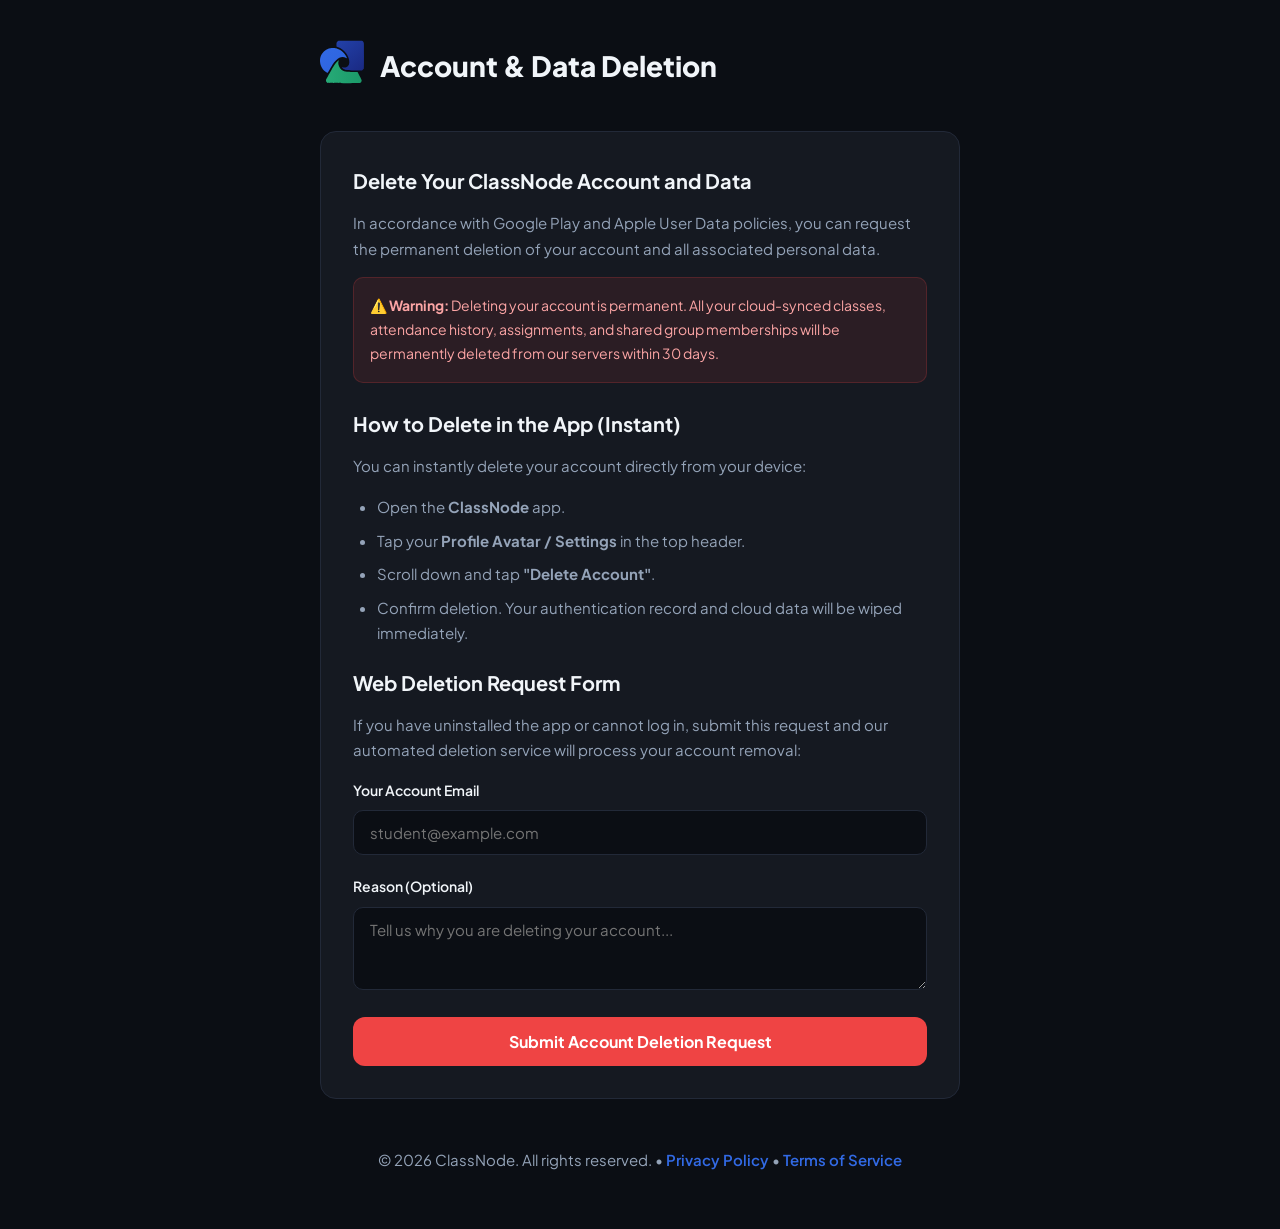
<file: delete-data.html>
<!DOCTYPE html>
<html lang="en">
<head>
  <meta charset="UTF-8">
  <meta name="viewport" content="width=device-width, initial-scale=1.0">
  <title>Account & Data Deletion - ClassNode</title>
  <link rel="icon" type="image/svg+xml" href="/logo.svg" />
  <link href="https://fonts.googleapis.com/css2?family=Plus+Jakarta+Sans:wght@400;500;600;700;800&display=swap" rel="stylesheet">
  <style>
    :root {
      --bg: #0B0E14;
      --card: #151921;
      --border: #222938;
      --text: #F1F5F9;
      --text-dim: #94A3B8;
      --primary: #326AE5;
      --danger: #EF4444;
    }
    * { margin: 0; padding: 0; box-sizing: border-box; font-family: 'Plus Jakarta Sans', -apple-system, sans-serif; }
    body { background-color: var(--bg); color: var(--text); line-height: 1.7; padding: 40px 20px; }
    .container { max-width: 640px; margin: 0 auto; }
    .header { display: flex; align-items: center; gap: 16px; margin-bottom: 40px; }
    .header img { width: 44px; height: 44px; }
    .header h1 { font-size: 28px; font-weight: 800; }
    .card { background: var(--card); border: 1px solid var(--border); border-radius: 16px; padding: 32px; margin-bottom: 24px; }
    h2 { font-size: 20px; font-weight: 700; color: var(--text); margin-bottom: 12px; }
    p, ul { color: var(--text-dim); margin-bottom: 16px; font-size: 15px; }
    ul { padding-left: 24px; margin-bottom: 20px; }
    li { margin-bottom: 8px; }
    .form-group { margin-bottom: 20px; }
    label { display: block; font-size: 14px; font-weight: 600; margin-bottom: 8px; color: var(--text); }
    input[type="email"], textarea {
      width: 100%;
      background: #0B0E14;
      border: 1px solid var(--border);
      border-radius: 10px;
      padding: 12px 16px;
      color: var(--text);
      font-size: 15px;
      outline: none;
      transition: border-color 0.2s;
    }
    input[type="email"]:focus, textarea:focus {
      border-color: var(--primary);
    }
    .btn-danger {
      width: 100%;
      background: var(--danger);
      color: white;
      border: none;
      border-radius: 12px;
      padding: 14px 20px;
      font-size: 16px;
      font-weight: 700;
      cursor: pointer;
      transition: opacity 0.2s;
    }
    .btn-danger:hover { opacity: 0.9; }
    .notice {
      background: rgba(239, 68, 68, 0.1);
      border: 1px solid rgba(239, 68, 68, 0.2);
      border-radius: 10px;
      padding: 16px;
      margin-bottom: 24px;
      font-size: 14px;
      color: #FCA5A5;
    }
    a { color: var(--primary); text-decoration: none; font-weight: 600; }
    a:hover { text-decoration: underline; }
    .footer { text-align: center; margin-top: 48px; color: var(--text-dim); font-size: 14px; }
  </style>
</head>
<body>
  <div class="container">
    <div class="header">
      <a href="/"><img src="/logo.svg" alt="ClassNode Logo" /></a>
      <div>
        <h1>Account & Data Deletion</h1>
      </div>
    </div>

    <div class="card">
      <h2>Delete Your ClassNode Account and Data</h2>
      <p>In accordance with Google Play and Apple User Data policies, you can request the permanent deletion of your account and all associated personal data.</p>
      
      <div class="notice">
        <strong>⚠️ Warning:</strong> Deleting your account is permanent. All your cloud-synced classes, attendance history, assignments, and shared group memberships will be permanently deleted from our servers within 30 days.
      </div>

      <h2>How to Delete in the App (Instant)</h2>
      <p>You can instantly delete your account directly from your device:</p>
      <ul>
        <li>Open the <strong>ClassNode</strong> app.</li>
        <li>Tap your <strong>Profile Avatar / Settings</strong> in the top header.</li>
        <li>Scroll down and tap <strong>"Delete Account"</strong>.</li>
        <li>Confirm deletion. Your authentication record and cloud data will be wiped immediately.</li>
      </ul>

      <h2>Web Deletion Request Form</h2>
      <p>If you have uninstalled the app or cannot log in, submit this request and our automated deletion service will process your account removal:</p>

      <form action="mailto:privacy@classnode.app?subject=Account%20and%20Data%20Deletion%20Request" method="POST" enctype="text/plain">
        <div class="form-group">
          <label for="email">Your Account Email</label>
          <input type="email" id="email" name="Email" placeholder="student@example.com" required />
        </div>

        <div class="form-group">
          <label for="reason">Reason (Optional)</label>
          <textarea id="reason" name="Reason" rows="3" placeholder="Tell us why you are deleting your account..."></textarea>
        </div>

        <button type="submit" class="btn-danger">Submit Account Deletion Request</button>
      </form>
    </div>

    <div class="footer">
      <p>&copy; 2026 ClassNode. All rights reserved. &bull; <a href="/privacy.html">Privacy Policy</a> &bull; <a href="/terms.html">Terms of Service</a></p>
    </div>
  </div>
</body>
</html>
</file>
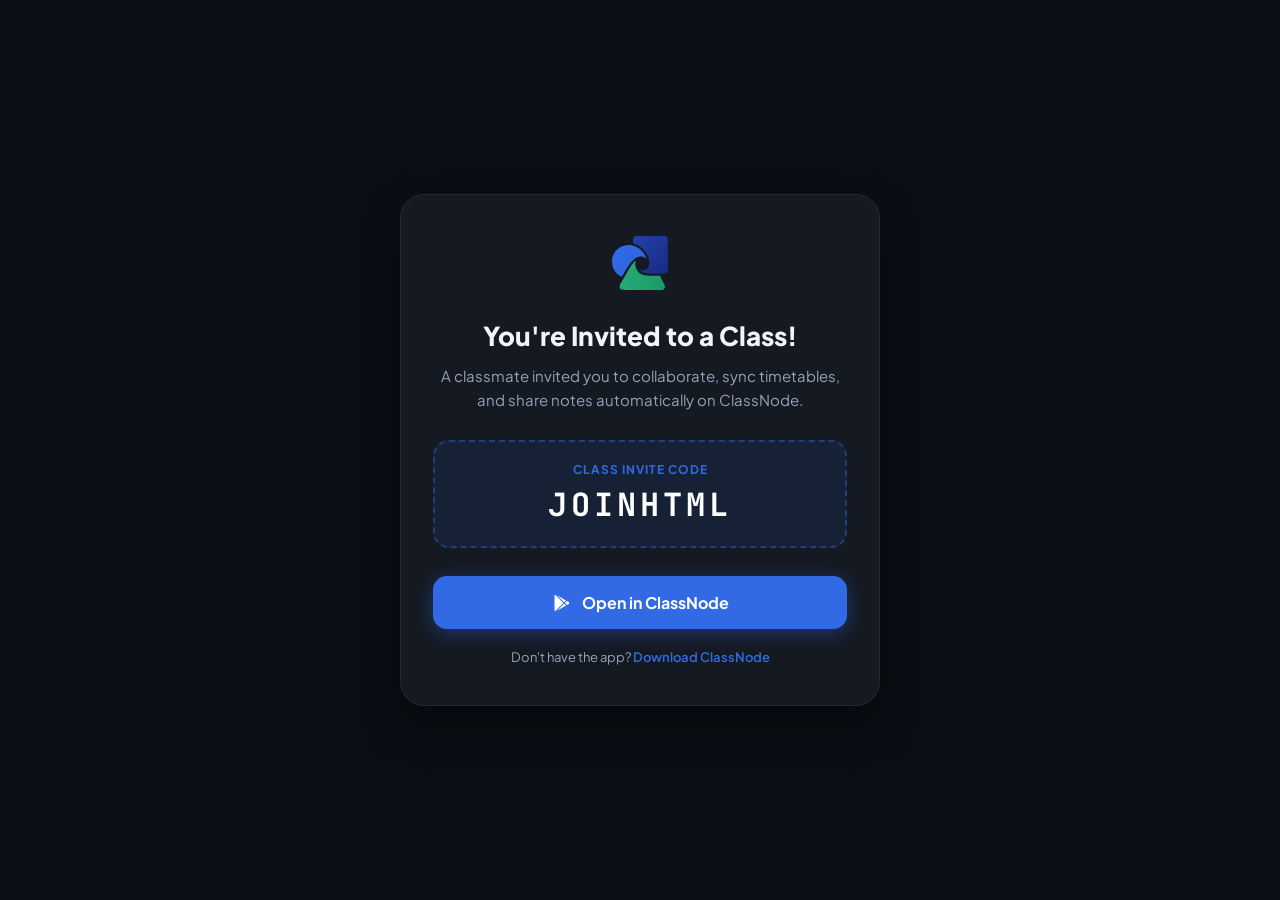
<file: join.html>
<!DOCTYPE html>
<html lang="en">
<head>
  <meta charset="UTF-8">
  <meta name="viewport" content="width=device-width, initial-scale=1.0">
  <title>Join Class on ClassNode</title>
  <link rel="icon" type="image/svg+xml" href="/logo.svg" />
  <link href="https://fonts.googleapis.com/css2?family=Plus+Jakarta+Sans:wght@400;500;600;700;800&family=JetBrains+Mono:wght@700&display=swap" rel="stylesheet">
  <style>
    :root {
      --bg: #0B0E14;
      --card: #151921;
      --border: #222938;
      --text: #F1F5F9;
      --text-dim: #94A3B8;
      --primary: #326AE5;
      --accent: #26A976;
    }
    * { margin: 0; padding: 0; box-sizing: border-box; font-family: 'Plus Jakarta Sans', -apple-system, sans-serif; }
    body {
      background-color: var(--bg);
      color: var(--text);
      display: flex;
      align-items: center;
      justify-content: center;
      min-height: 100vh;
      padding: 24px;
      text-align: center;
    }
    .card {
      background: var(--card);
      border: 1px solid var(--border);
      border-radius: 24px;
      padding: 40px 32px;
      max-width: 480px;
      width: 100%;
      box-shadow: 0 20px 40px rgba(0, 0, 0, 0.4);
    }
    .logo { width: 56px; height: 56px; margin: 0 auto 24px; }
    h1 { font-size: 26px; font-weight: 800; margin-bottom: 12px; }
    p { color: var(--text-dim); font-size: 15px; margin-bottom: 28px; line-height: 1.6; }
    .code-box {
      background: rgba(50, 106, 229, 0.1);
      border: 2px dashed rgba(50, 106, 229, 0.4);
      border-radius: 16px;
      padding: 20px;
      margin-bottom: 28px;
    }
    .code-label { font-size: 12px; text-transform: uppercase; letter-spacing: 1px; color: var(--primary); font-weight: 700; margin-bottom: 6px; }
    .code-value { font-family: 'JetBrains Mono', monospace; font-size: 32px; font-weight: 700; color: #fff; letter-spacing: 4px; }
    .btn {
      display: inline-flex;
      align-items: center;
      justify-content: center;
      gap: 10px;
      width: 100%;
      background: var(--primary);
      color: white;
      text-decoration: none;
      padding: 16px 24px;
      border-radius: 14px;
      font-size: 16px;
      font-weight: 700;
      box-shadow: 0 4px 20px rgba(50, 106, 229, 0.4);
      transition: transform 0.2s, opacity 0.2s;
    }
    .btn:hover { transform: translateY(-2px); opacity: 0.95; }
    .subtext { margin-top: 20px; font-size: 13px; color: var(--text-dim); }
  </style>
</head>
<body>
  <div class="card">
    <img src="/logo.svg" alt="ClassNode" class="logo" />
    <h1>You're Invited to a Class!</h1>
    <p>A classmate invited you to collaborate, sync timetables, and share notes automatically on ClassNode.</p>

    <div class="code-box">
      <div class="code-label">Class Invite Code</div>
      <div class="code-value" id="invite-code">CLASS</div>
    </div>

    <a href="#" id="open-app-btn" class="btn">
      <svg width="20" height="20" viewBox="0 0 24 24" fill="currentColor"><path d="M3,20.5V3.5C3,2.91 3.34,2.39 3.84,2.15L13.69,12L3.84,21.85C3.34,21.6 3,21.09 3,20.5M16.81,15.12L6.05,21.34L14.54,12.85L16.81,15.12M20.16,10.81C20.5,11.08 20.75,11.5 20.75,12C20.75,12.5 20.5,12.92 20.16,13.19L17.89,14.5L15.39,12L17.89,9.5L20.16,10.81M6.05,2.66L16.81,8.88L14.54,11.15L6.05,2.66Z"/></svg>
      Open in ClassNode
    </a>

    <div class="subtext">
      Don't have the app? <a href="/#download" style="color: var(--primary); text-decoration: none; font-weight: 600;">Download ClassNode</a>
    </div>
  </div>

  <script>
    const urlParams = new URLSearchParams(window.location.search);
    const code = urlParams.get('code') || window.location.pathname.split('/').filter(Boolean).pop() || 'CLASS';
    const cleanCode = code.toUpperCase().replace(/[^A-Z0-9]/g, '');
    
    document.getElementById('invite-code').textContent = cleanCode || 'CLASS';
    
    const openBtn = document.getElementById('open-app-btn');
    if (cleanCode && cleanCode !== 'CLASS' && cleanCode !== 'JOIN') {
      openBtn.href = 'classnode://join/' + cleanCode;
    } else {
      openBtn.href = '/#download';
      openBtn.textContent = 'Get ClassNode App';
    }
  </script>
</body>
</html>
</file>
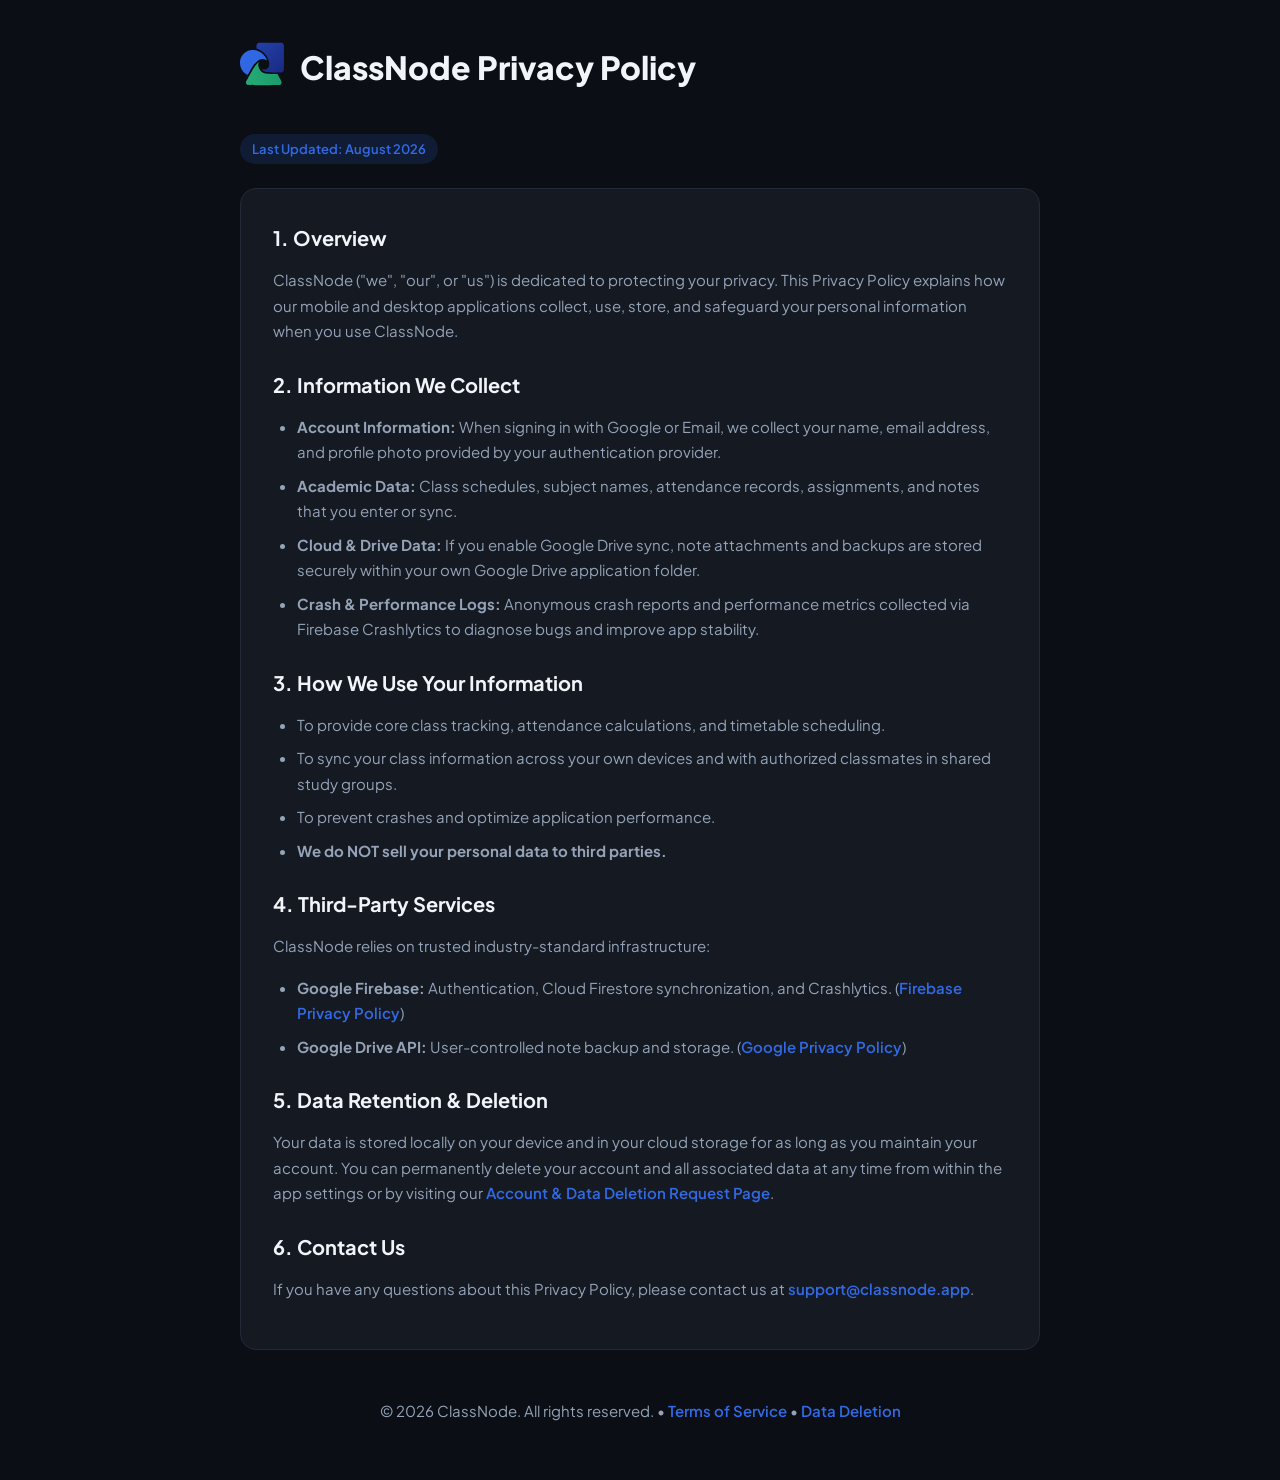
<file: privacy.html>
<!DOCTYPE html>
<html lang="en">
<head>
  <meta charset="UTF-8">
  <meta name="viewport" content="width=device-width, initial-scale=1.0">
  <title>Privacy Policy - ClassNode</title>
  <link rel="icon" type="image/svg+xml" href="/logo.svg" />
  <link href="https://fonts.googleapis.com/css2?family=Plus+Jakarta+Sans:wght@400;500;600;700;800&display=swap" rel="stylesheet">
  <style>
    :root {
      --bg: #0B0E14;
      --card: #151921;
      --border: #222938;
      --text: #F1F5F9;
      --text-dim: #94A3B8;
      --primary: #326AE5;
      --accent: #26A976;
    }
    * { margin: 0; padding: 0; box-sizing: border-box; font-family: 'Plus Jakarta Sans', -apple-system, sans-serif; }
    body { background-color: var(--bg); color: var(--text); line-height: 1.7; padding: 40px 20px; }
    .container { max-width: 800px; margin: 0 auto; }
    .header { display: flex; align-items: center; gap: 16px; margin-bottom: 40px; }
    .header img { width: 44px; height: 44px; }
    .header h1 { font-size: 32px; font-weight: 800; }
    .badge { display: inline-block; background: rgba(50, 106, 229, 0.15); color: var(--primary); padding: 4px 12px; border-radius: 99px; font-size: 13px; font-weight: 600; margin-bottom: 24px; }
    .card { background: var(--card); border: 1px solid var(--border); border-radius: 16px; padding: 32px; margin-bottom: 24px; }
    h2 { font-size: 20px; font-weight: 700; color: var(--text); margin-top: 24px; margin-bottom: 12px; }
    h2:first-child { margin-top: 0; }
    p, ul { color: var(--text-dim); margin-bottom: 16px; font-size: 15px; }
    ul { padding-left: 24px; }
    li { margin-bottom: 8px; }
    a { color: var(--primary); text-decoration: none; font-weight: 600; }
    a:hover { text-decoration: underline; }
    .footer { text-align: center; margin-top: 48px; color: var(--text-dim); font-size: 14px; }
  </style>
</head>
<body>
  <div class="container">
    <div class="header">
      <a href="/"><img src="/logo.svg" alt="ClassNode Logo" /></a>
      <div>
        <h1>ClassNode Privacy Policy</h1>
      </div>
    </div>
    
    <div class="badge">Last Updated: August 2026</div>

    <div class="card">
      <h2>1. Overview</h2>
      <p>ClassNode ("we", "our", or "us") is dedicated to protecting your privacy. This Privacy Policy explains how our mobile and desktop applications collect, use, store, and safeguard your personal information when you use ClassNode.</p>

      <h2>2. Information We Collect</h2>
      <ul>
        <li><strong>Account Information:</strong> When signing in with Google or Email, we collect your name, email address, and profile photo provided by your authentication provider.</li>
        <li><strong>Academic Data:</strong> Class schedules, subject names, attendance records, assignments, and notes that you enter or sync.</li>
        <li><strong>Cloud & Drive Data:</strong> If you enable Google Drive sync, note attachments and backups are stored securely within your own Google Drive application folder.</li>
        <li><strong>Crash & Performance Logs:</strong> Anonymous crash reports and performance metrics collected via Firebase Crashlytics to diagnose bugs and improve app stability.</li>
      </ul>

      <h2>3. How We Use Your Information</h2>
      <ul>
        <li>To provide core class tracking, attendance calculations, and timetable scheduling.</li>
        <li>To sync your class information across your own devices and with authorized classmates in shared study groups.</li>
        <li>To prevent crashes and optimize application performance.</li>
        <li><strong>We do NOT sell your personal data to third parties.</strong></li>
      </ul>

      <h2>4. Third-Party Services</h2>
      <p>ClassNode relies on trusted industry-standard infrastructure:</p>
      <ul>
        <li><strong>Google Firebase:</strong> Authentication, Cloud Firestore synchronization, and Crashlytics. (<a href="https://firebase.google.com/support/privacy" target="_blank" rel="noopener">Firebase Privacy Policy</a>)</li>
        <li><strong>Google Drive API:</strong> User-controlled note backup and storage. (<a href="https://policies.google.com/privacy" target="_blank" rel="noopener">Google Privacy Policy</a>)</li>
      </ul>

      <h2>5. Data Retention & Deletion</h2>
      <p>Your data is stored locally on your device and in your cloud storage for as long as you maintain your account. You can permanently delete your account and all associated data at any time from within the app settings or by visiting our <a href="/delete-data.html">Account & Data Deletion Request Page</a>.</p>

      <h2>6. Contact Us</h2>
      <p>If you have any questions about this Privacy Policy, please contact us at <a href="mailto:support@classnode.app">support@classnode.app</a>.</p>
    </div>

    <div class="footer">
      <p>&copy; 2026 ClassNode. All rights reserved. &bull; <a href="/terms.html">Terms of Service</a> &bull; <a href="/delete-data.html">Data Deletion</a></p>
    </div>
  </div>
</body>
</html>
</file>
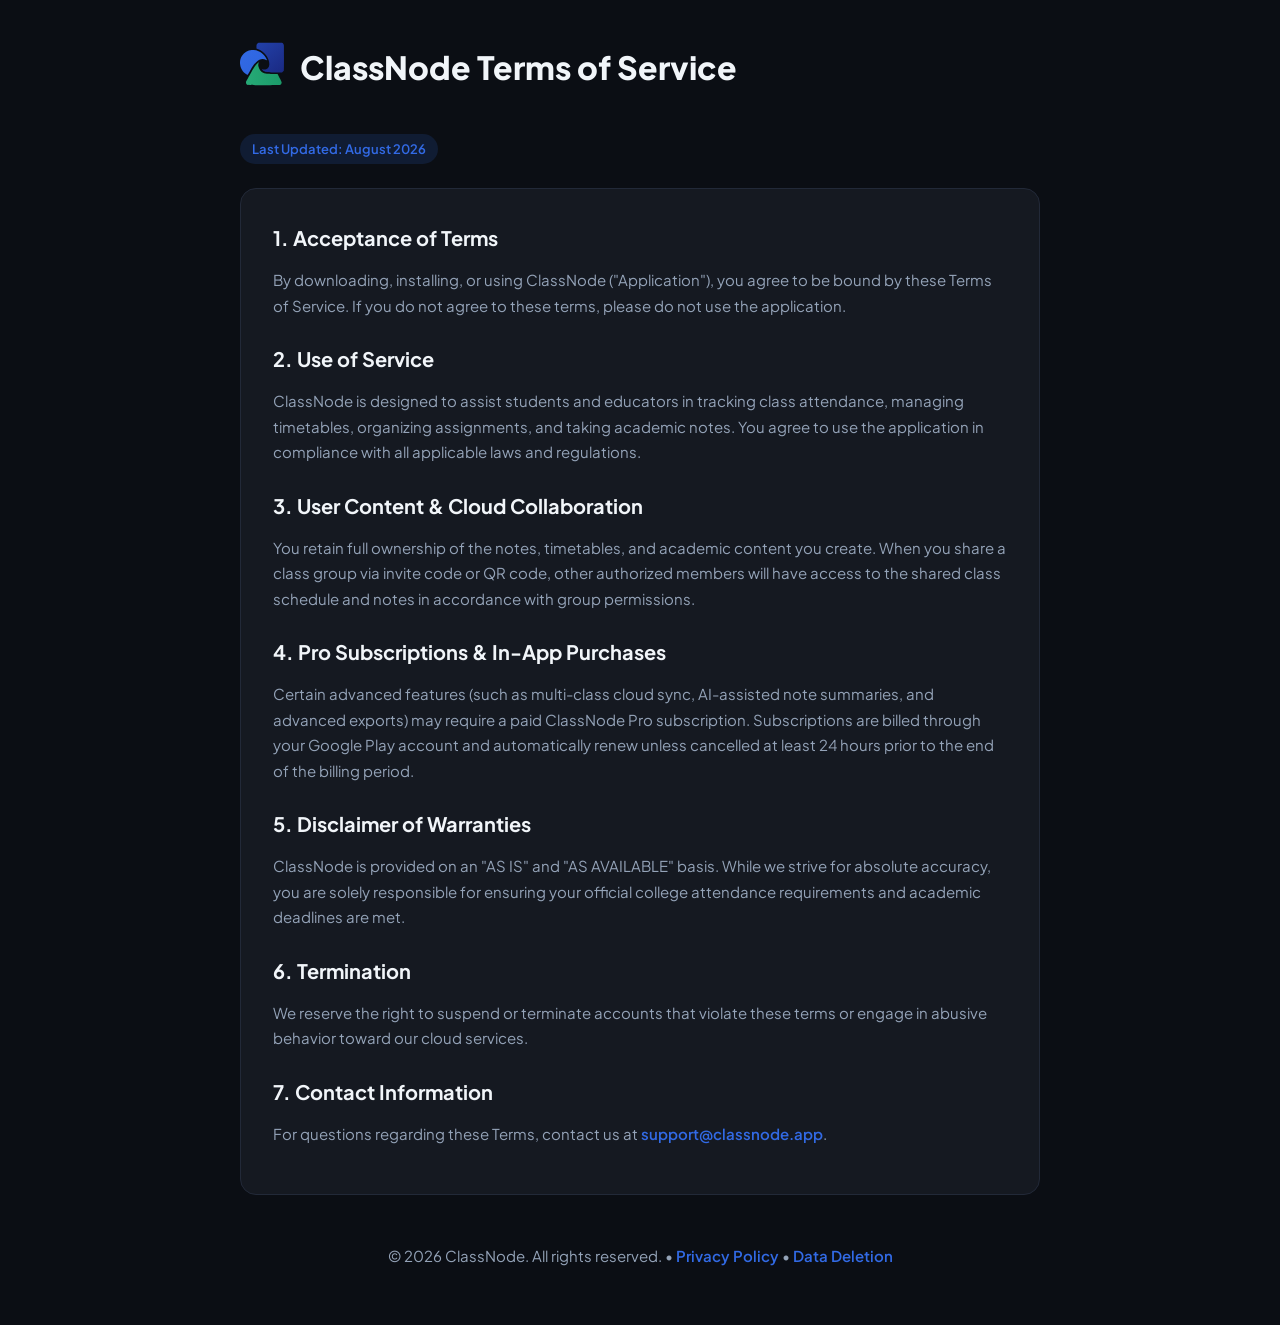
<file: terms.html>
<!DOCTYPE html>
<html lang="en">
<head>
  <meta charset="UTF-8">
  <meta name="viewport" content="width=device-width, initial-scale=1.0">
  <title>Terms of Service - ClassNode</title>
  <link rel="icon" type="image/svg+xml" href="/logo.svg" />
  <link href="https://fonts.googleapis.com/css2?family=Plus+Jakarta+Sans:wght@400;500;600;700;800&display=swap" rel="stylesheet">
  <style>
    :root {
      --bg: #0B0E14;
      --card: #151921;
      --border: #222938;
      --text: #F1F5F9;
      --text-dim: #94A3B8;
      --primary: #326AE5;
      --accent: #26A976;
    }
    * { margin: 0; padding: 0; box-sizing: border-box; font-family: 'Plus Jakarta Sans', -apple-system, sans-serif; }
    body { background-color: var(--bg); color: var(--text); line-height: 1.7; padding: 40px 20px; }
    .container { max-width: 800px; margin: 0 auto; }
    .header { display: flex; align-items: center; gap: 16px; margin-bottom: 40px; }
    .header img { width: 44px; height: 44px; }
    .header h1 { font-size: 32px; font-weight: 800; }
    .badge { display: inline-block; background: rgba(50, 106, 229, 0.15); color: var(--primary); padding: 4px 12px; border-radius: 99px; font-size: 13px; font-weight: 600; margin-bottom: 24px; }
    .card { background: var(--card); border: 1px solid var(--border); border-radius: 16px; padding: 32px; margin-bottom: 24px; }
    h2 { font-size: 20px; font-weight: 700; color: var(--text); margin-top: 24px; margin-bottom: 12px; }
    h2:first-child { margin-top: 0; }
    p, ul { color: var(--text-dim); margin-bottom: 16px; font-size: 15px; }
    ul { padding-left: 24px; }
    li { margin-bottom: 8px; }
    a { color: var(--primary); text-decoration: none; font-weight: 600; }
    a:hover { text-decoration: underline; }
    .footer { text-align: center; margin-top: 48px; color: var(--text-dim); font-size: 14px; }
  </style>
</head>
<body>
  <div class="container">
    <div class="header">
      <a href="/"><img src="/logo.svg" alt="ClassNode Logo" /></a>
      <div>
        <h1>ClassNode Terms of Service</h1>
      </div>
    </div>
    
    <div class="badge">Last Updated: August 2026</div>

    <div class="card">
      <h2>1. Acceptance of Terms</h2>
      <p>By downloading, installing, or using ClassNode ("Application"), you agree to be bound by these Terms of Service. If you do not agree to these terms, please do not use the application.</p>

      <h2>2. Use of Service</h2>
      <p>ClassNode is designed to assist students and educators in tracking class attendance, managing timetables, organizing assignments, and taking academic notes. You agree to use the application in compliance with all applicable laws and regulations.</p>

      <h2>3. User Content & Cloud Collaboration</h2>
      <p>You retain full ownership of the notes, timetables, and academic content you create. When you share a class group via invite code or QR code, other authorized members will have access to the shared class schedule and notes in accordance with group permissions.</p>

      <h2>4. Pro Subscriptions & In-App Purchases</h2>
      <p>Certain advanced features (such as multi-class cloud sync, AI-assisted note summaries, and advanced exports) may require a paid ClassNode Pro subscription. Subscriptions are billed through your Google Play account and automatically renew unless cancelled at least 24 hours prior to the end of the billing period.</p>

      <h2>5. Disclaimer of Warranties</h2>
      <p>ClassNode is provided on an "AS IS" and "AS AVAILABLE" basis. While we strive for absolute accuracy, you are solely responsible for ensuring your official college attendance requirements and academic deadlines are met.</p>

      <h2>6. Termination</h2>
      <p>We reserve the right to suspend or terminate accounts that violate these terms or engage in abusive behavior toward our cloud services.</p>

      <h2>7. Contact Information</h2>
      <p>For questions regarding these Terms, contact us at <a href="mailto:support@classnode.app">support@classnode.app</a>.</p>
    </div>

    <div class="footer">
      <p>&copy; 2026 ClassNode. All rights reserved. &bull; <a href="/privacy.html">Privacy Policy</a> &bull; <a href="/delete-data.html">Data Deletion</a></p>
    </div>
  </div>
</body>
</html>
</file>
